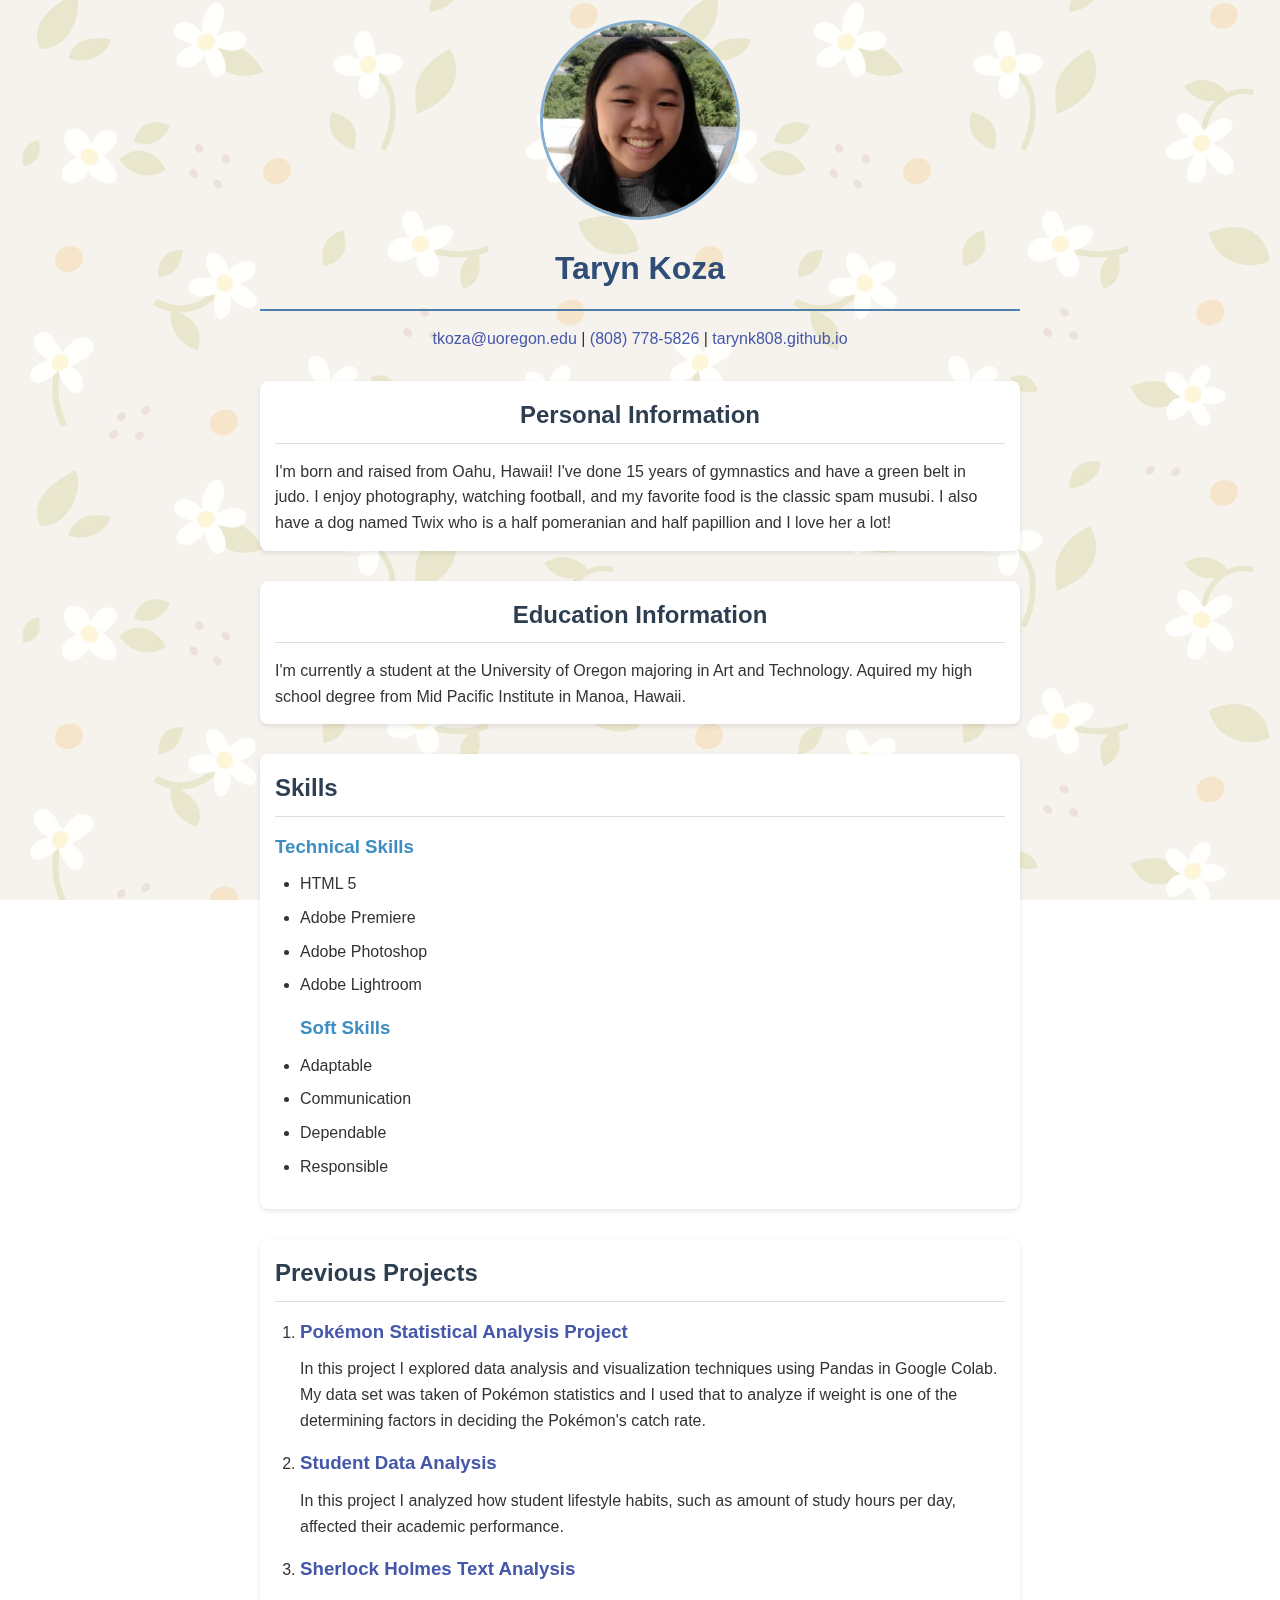
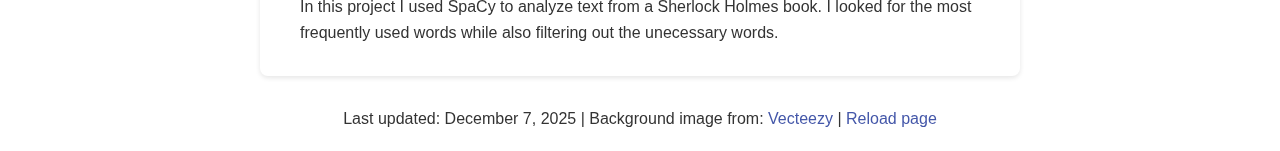
<file: index.html>
<!--
Taryn
CS 110
Project 9

I took inspiration from the second demo
-->

<!DOCTYPE html>
<html lang="en">

  <head>
    <meta charset="UTF-8">
    <meta name="viewport" content="width=device-width, initial-scale=1.0" />
    <title>Taryn's Profile Page</title>
    <link rel="stylesheet" href="styles.css">
    <style type="text/css"></style>
  </head>

  <body>
    <!--CONTACT INFORMATION-->
    <header>
      <!--pfp-->
    <img src="pfp.jpg" alt="Profile picture" class="profile-image">
    <h1 style="text-align: center"> Taryn Koza </h1>
    <hr>
    <p style="text-align: center">
      <!--button for email, cell, and web-->
      <a href="mailto:tkoza@uoregon.edu" title="Email Taryn">tkoza@uoregon.edu</a>
       | 
      <a href="tel:8087785826" title="Call Taryn">(808) 778-5826</a>
       | 
      <!--replace link with THIS webpage URL-->
      <a href="https://tarynk808.github.io" target="_blank" title="Taryn's Profile Page">tarynk808.github.io</a>
    </p>
  </header>

  <!--PERSONAL INFO-->
  <section>
    <h2 style="text-align: center"> Personal Information</h2>
    <p>
      I'm born and raised from Oahu, Hawaii! I've done 15 years of gymnastics and have a green belt in judo. 
      I enjoy photography, watching football, and my favorite food is the classic spam musubi.
      I also have a dog named Twix who is a half pomeranian and half papillion and I love her a lot!
    </p>
  </section>

  <!--EDUCATION INFO-->
  <section>
    <h2 style="text-align: center"> Education Information</h2>
    <p>
      I'm currently a student at the University of Oregon majoring in Art and Technology. 
      Aquired my high school degree from Mid Pacific Institute in Manoa, Hawaii.
    </p>
  </section>

  <!--SKILLS INFO-->
  <section>
    <h2> Skills </h2>
    <h3> Technical Skills </h3>
    <ul>
      <li> HTML 5</li>
      <li> Adobe Premiere</li>
      <li> Adobe Photoshop </li>
      <li> Adobe Lightroom</li>
    </ul>
    <ul>
    <h3> Soft Skills </h3>
      <li> Adaptable </li>
      <li> Communication</li>
      <li> Dependable</li>
      <li> Responsible </li>
    </ul>

  </section>

  <!--PREV PROJECTS-->
  <section>
  <h2> Previous Projects </h2>
  <ol>
    <!--PROJECT 1-->
    <li> 
      <h3>
        <a href="pokemonproj.html"> Pokémon Statistical Analysis Project</a>
      </h3>
      <p>
        In this project I explored data analysis and visualization techniques using Pandas in Google Colab. 
        My data set was taken of Pokémon statistics and I used that to analyze if weight is one of the determining 
        factors in deciding the Pokémon's catch rate.
      </p>
    </li>
    <!--PROJECT 2-->
    <li> 
      <h3>
        <a href="studentproj.html"> Student Data Analysis</a>
      </h3>
      <p>
        In this project I analyzed how student lifestyle habits, such as amount of study hours 
        per day, affected their academic performance. 
      </p>
    </li>
    <!--PROJECT 3-->
    <li> 
      <h3>
        <a href="textproj.html"> Sherlock Holmes Text Analysis</a>
      </h3>
      <p>
        In this project I used SpaCy to analyze text from a Sherlock Holmes book. 
        I looked for the most frequently used words while also filtering out the unecessary 
        words.
      </p>
    </li>
  </ol>

  </section>

  <footer>
    <p style="text-align: center;">
      Last updated: December 7, 2025 | Background image from:
      <a href="https://static.vecteezy.com/system/resources/previews/002/176/171/original/cute-floral-pattern-background-simple-pattern-design-template-vector.jpg">Vecteezy</a>
       | 
      <a href="index.html" target="_blank" title="Taryn's Profile Page"> Reload page</a>

    </p>
  </footer>

  </body>
</html>
</file>
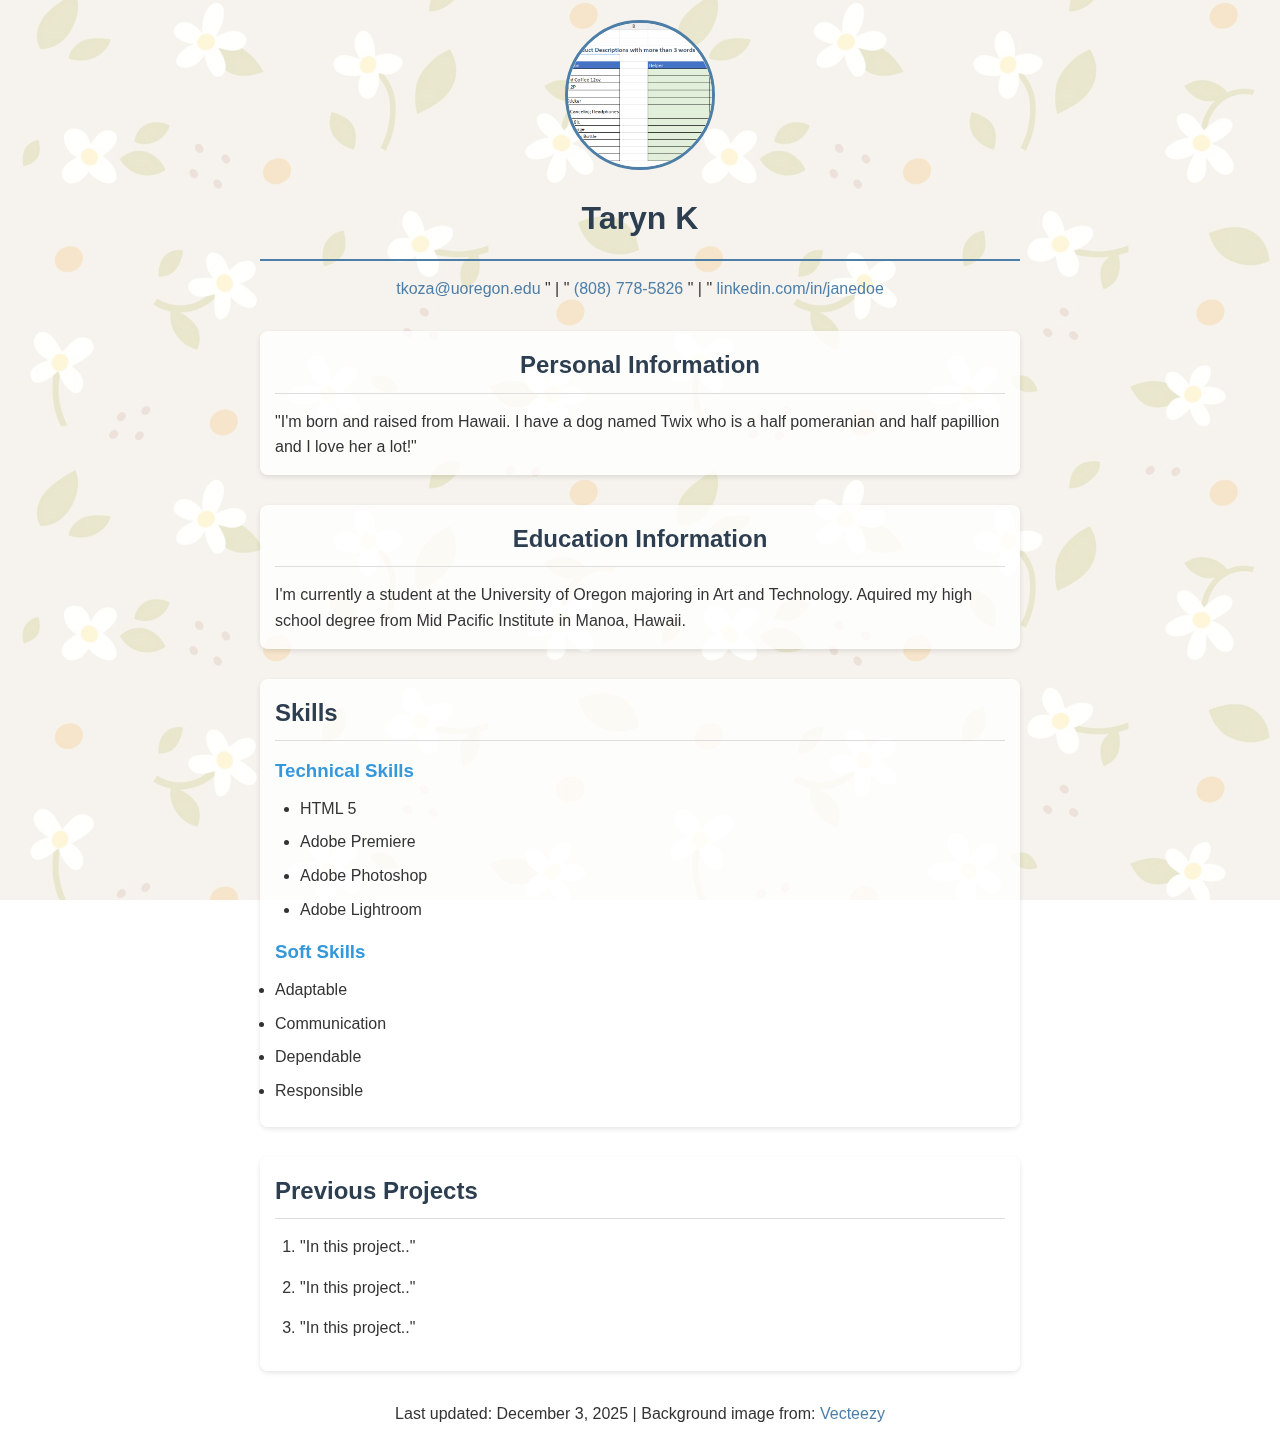
<file: Project_8/index.html>
<!--I took inspiration from the second demo

NOTES: center, add the styles, update links, upload github/colab

-->

<!DOCTYPE html>
<html lang="en">

  <head>
    <meta charset="UTF-8">
    <meta name="viewport" content="width=device-width, initial-scale=1.0" />
    <title>Taryn's Profile Page</title>
    <link rel="stylesheet" href="styles.css">
    <style type="text/css"></style>
  </head>

  <body>
    <!--CONTACT INFORMATION-->
    <header>
      <!--pfp-->
    <img src="placeholder.png" alt="Profile picture" class="profile-image">
    <h1 style="text-align: center"> Taryn K </h1>
    <hr>
    <p style="text-align: center">
      <!--button for email, cell, and web-->
      <a href="mailto:tkoza@uoregon.edu" title="Email Taryn">tkoza@uoregon.edu</a>
      " | "
      <a href="tel:8087785826" title="Call Taryn">(808) 778-5826</a>
      " | "
      <!--replace link with THIS webpage URL-->
      <a href="https://linkedin.com/" target="_blank" title="Taryn's Profile Page">linkedin.com/in/janedoe</a>
    </p>
  </header>

  <!--PERSONAL INFO-->
  <section>
    <h2 style="text-align: center"> Personal Information</h2>
    <p>
      "I'm born and raised from Hawaii. I have a dog named Twix who is a half pomeranian and half papillion and I love her a lot!"
    </p>
  </section>

  <!--EDUCATION INFO-->
  <section>
    <h2 style="text-align: center"> Education Information</h2>
    <p>
      I'm currently a student at the University of Oregon majoring in Art and Technology. Aquired my high school degree from Mid Pacific Institute in Manoa, Hawaii.
    </p>
  </section>

  <!--SKILLS INFO-->
  <section>
    <h2> Skills </h2>
    <h3> Technical Skills </h3>
    <ul>
      <li> HTML 5</li>
      <li> Adobe Premiere</li>
      <li> Adobe Photoshop </li>
      <li> Adobe Lightroom</li>
    </ul>
    <h3> Soft Skills </h3>
      <li> Adaptable </li>
      <li> Communication</li>
      <li> Dependable</li>
      <li> Responsible </li>

  </section>

  <!--PREV PROJECTS-->
  <section>
  <h2> Previous Projects </h2>
  <ol>
    <!--PROJECT 1-->
    <li> 
      <h3>
        <!-- <a href="URL"> Colab Titanic Project</a>-->
      </h3>
      <p>
        "In this project.."
      </p>
    </li>
    <!--PROJECT 2-->
    <li> 
      <h3>
        <!-- <a href="URL">Colab Titanic Project</a>-->
      </h3>
      <p>
        "In this project.."
      </p>
    </li>
    <!--PROJECT 3-->
    <li> 
      <h3>
        <!-- <a href="URL">Colab Titanic Project</a>-->
      </h3>
      <p>
        "In this project.."
      </p>
    </li>
  </ol>

  </section>

  <footer>
    <p style="text-align: center;">
      Last updated: December 3, 2025 | Background image from:
      <a href="https://static.vecteezy.com/system/resources/previews/002/176/171/original/cute-floral-pattern-background-simple-pattern-design-template-vector.jpg">Vecteezy</a>
      <!--INPUT THIS WEB LINK <a ref=""> Back to top</a>-->
    </p>
  </footer>

  </body>
</html>
</file>
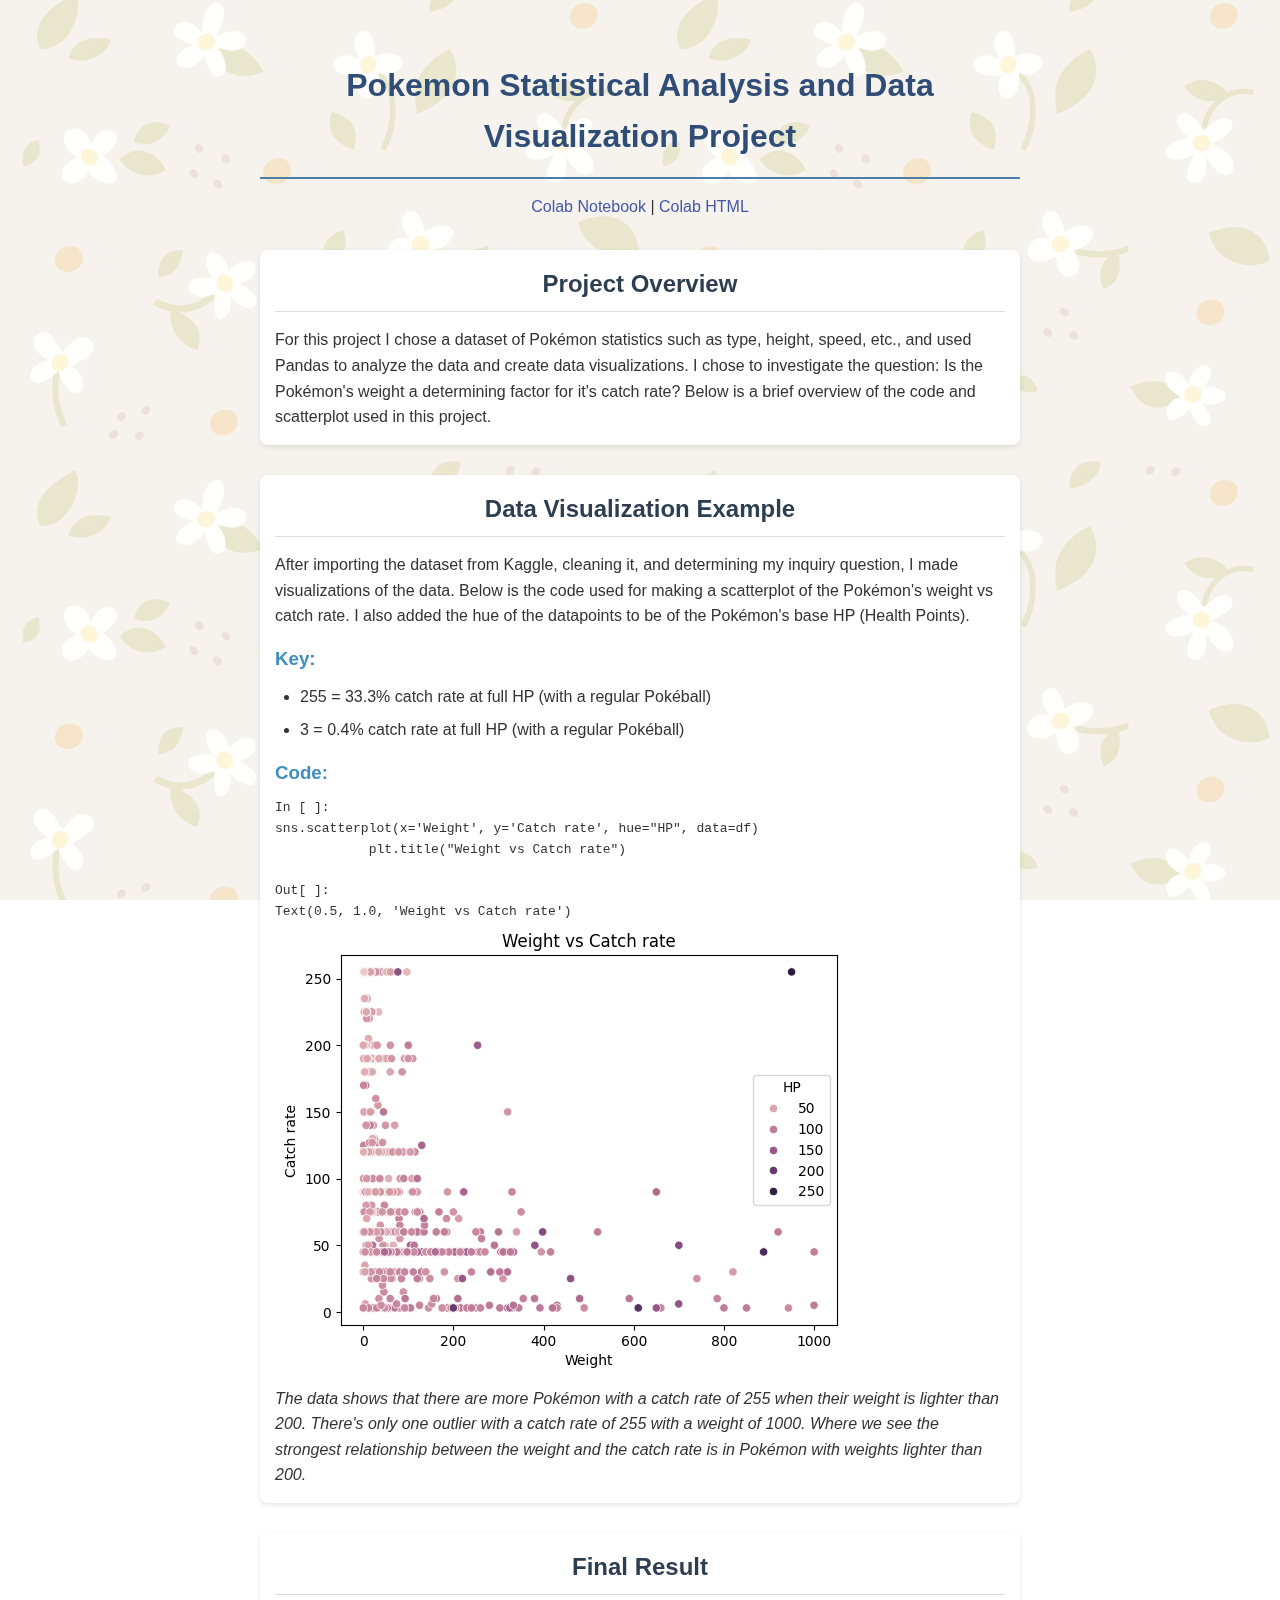
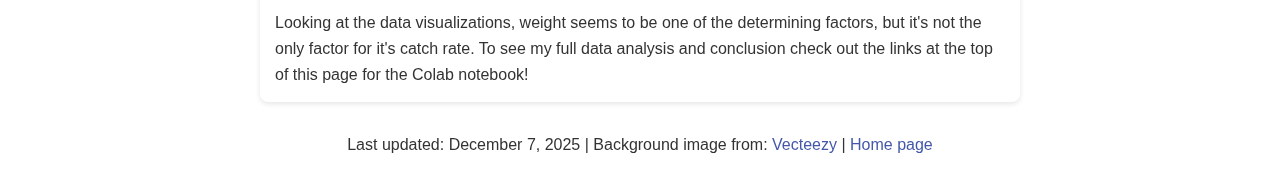
<file: pokemonproj.html>
<!--
Taryn
CS 110
Project 9

Pokemon project page

https://colab.research.google.com/drive/1MFHp6LL9kUYMDvI1_dh0E9pNnT_Atd0c?usp=sharing
-->

<!DOCTYPE html>
<html lang="en">

<head>
    <meta charset="UTF-8">
    <meta name="viewport" content="width=device-width, initial-scale=1.0" />
    <title>Pokemon Project Page</title>
    <link rel="stylesheet" href="styles.css">
    <style type="text/css"></style>
</head>

<body>
    <div style="max-width: 850px; margin: auto; padding: 20px;"></div>
<header>
    <h1 style="text-align: center">Pokemon Statistical Analysis and Data Visualization Project</h1>
    <hr>
    <a href="https://colab.research.google.com/drive/1MFHp6LL9kUYMDvI1_dh0E9pNnT_Atd0c?usp=sharing">Colab Notebook</a>
    |
    <a href="Project6.html">Colab HTML</a> 
</header>

 <section>
    <h2 style="text-align: center"> Project Overview</h2>
    <p>
        For this project I chose a dataset of Pokémon statistics such as type, height, speed, etc., and used 
        Pandas to analyze the data and create data visualizations. I chose to investigate the question: Is the Pokémon's weight a determining 
        factor for it's catch rate? Below is a brief overview of the code and scatterplot used in this project.
    </p>
  </section>

  <section>
    <h2 style="text-align: center">Data Visualization Example</h2>
    <p>
        After importing the dataset from Kaggle, cleaning it, and determining my inquiry question, I made 
        visualizations of the data. Below is the code used for making a scatterplot of the Pokémon's weight vs catch rate. 
        I also added the hue of the datapoints to be of the Pokémon's base HP (Health Points).
    </p>
     <h3> Key: </h3>
    <ul>
      <li> 255 = 33.3% catch rate at full HP (with a regular Pokéball)</li>
      <li> 3 = 0.4% catch rate at full HP (with a regular Pokéball)</li>
    </ul>
    <h3> Code: </h3>
    <div class="code-container">
        <code>
            <div class="jp-Cell jp-CodeCell jp-Notebook-cell">
            <div class="jp-Cell-inputWrapper" tabindex="0">
            <div class="jp-Collapser jp-InputCollapser jp-Cell-inputCollapser">
            </div>
            <div class="jp-InputArea jp-Cell-inputArea">
            <div class="jp-InputPrompt jp-InputArea-prompt">In [ ]:</div>
            <div class="jp-CodeMirrorEditor jp-Editor jp-InputArea-editor" data-type="inline">
            <div class="cm-editor cm-s-jupyter">
            <div class="highlight hl-python"><pre><span></span><span class="n">sns</span><span class="o">.</span><span class="n">scatterplot</span><span class="p">(</span><span class="n">x</span><span class="o">=</span><span class="s1">'Weight'</span><span class="p">,</span> <span class="n">y</span><span class="o">=</span><span class="s1">'Catch rate'</span><span class="p">,</span> <span class="n">hue</span><span class="o">=</span><span class="s2">"HP"</span><span class="p">,</span> <span class="n">data</span><span class="o">=</span><span class="n">df</span><span class="p">)</span>
            <span class="n">plt</span><span class="o">.</span><span class="n">title</span><span class="p">(</span><span class="s2">"Weight vs Catch rate"</span><span class="p">)</span>
            </pre></div>
            </div>
            </div>
            </div>
            </div>
            <div class="jp-Cell-outputWrapper">
            <div class="jp-Collapser jp-OutputCollapser jp-Cell-outputCollapser">
            </div>
            <div class="jp-OutputArea jp-Cell-outputArea">
            <div class="jp-OutputArea-child jp-OutputArea-executeResult">
            <div class="jp-OutputPrompt jp-OutputArea-prompt">Out[ ]:</div>
            <div class="jp-RenderedText jp-OutputArea-output jp-OutputArea-executeResult" data-mime-type="text/plain" tabindex="0">
            <pre>Text(0.5, 1.0, 'Weight vs Catch rate')</pre>
            </div>
            </div>
            <div class="jp-OutputArea-child">
            <div class="jp-OutputPrompt jp-OutputArea-prompt"></div>
            <div class="jp-RenderedImage jp-OutputArea-output" tabindex="0">
            <img alt="No description has been provided for this image" class="" src="[data-uri]
            "/>
            </div>
            </div>
            </div>
            </div>
            </div>
            </div>
    </code>
    </div>
    <p>
        <i>The data shows that there are more Pokémon with a catch rate of 255 when their weight is lighter than 200. 
            There's only one outlier with a catch rate of 255 with a weight of 1000. Where we see the strongest relationship 
            between the weight and the catch rate is in Pokémon with weights lighter than 200.</i>
    </p>
  </section>

  <section>
    <h2 style="text-align: center;">Final Result</h2>
    <p>
        Looking at the data visualizations, weight seems to be one of the determining factors, but it's not the only 
        factor for it's catch rate. To see my full data analysis and conclusion check out the links at the top of this page 
        for the Colab notebook!
    </p>

  </section>

<footer>
    <p style="text-align: center;">
      Last updated: December 7, 2025 | Background image from:
      <a href="https://static.vecteezy.com/system/resources/previews/002/176/171/original/cute-floral-pattern-background-simple-pattern-design-template-vector.jpg">Vecteezy</a>
       | 
      <a href="index.html" target="_blank" title="Taryn's Profile Page"> Home page</a>

    </p>
  </footer>

</body>
</html>
</file>
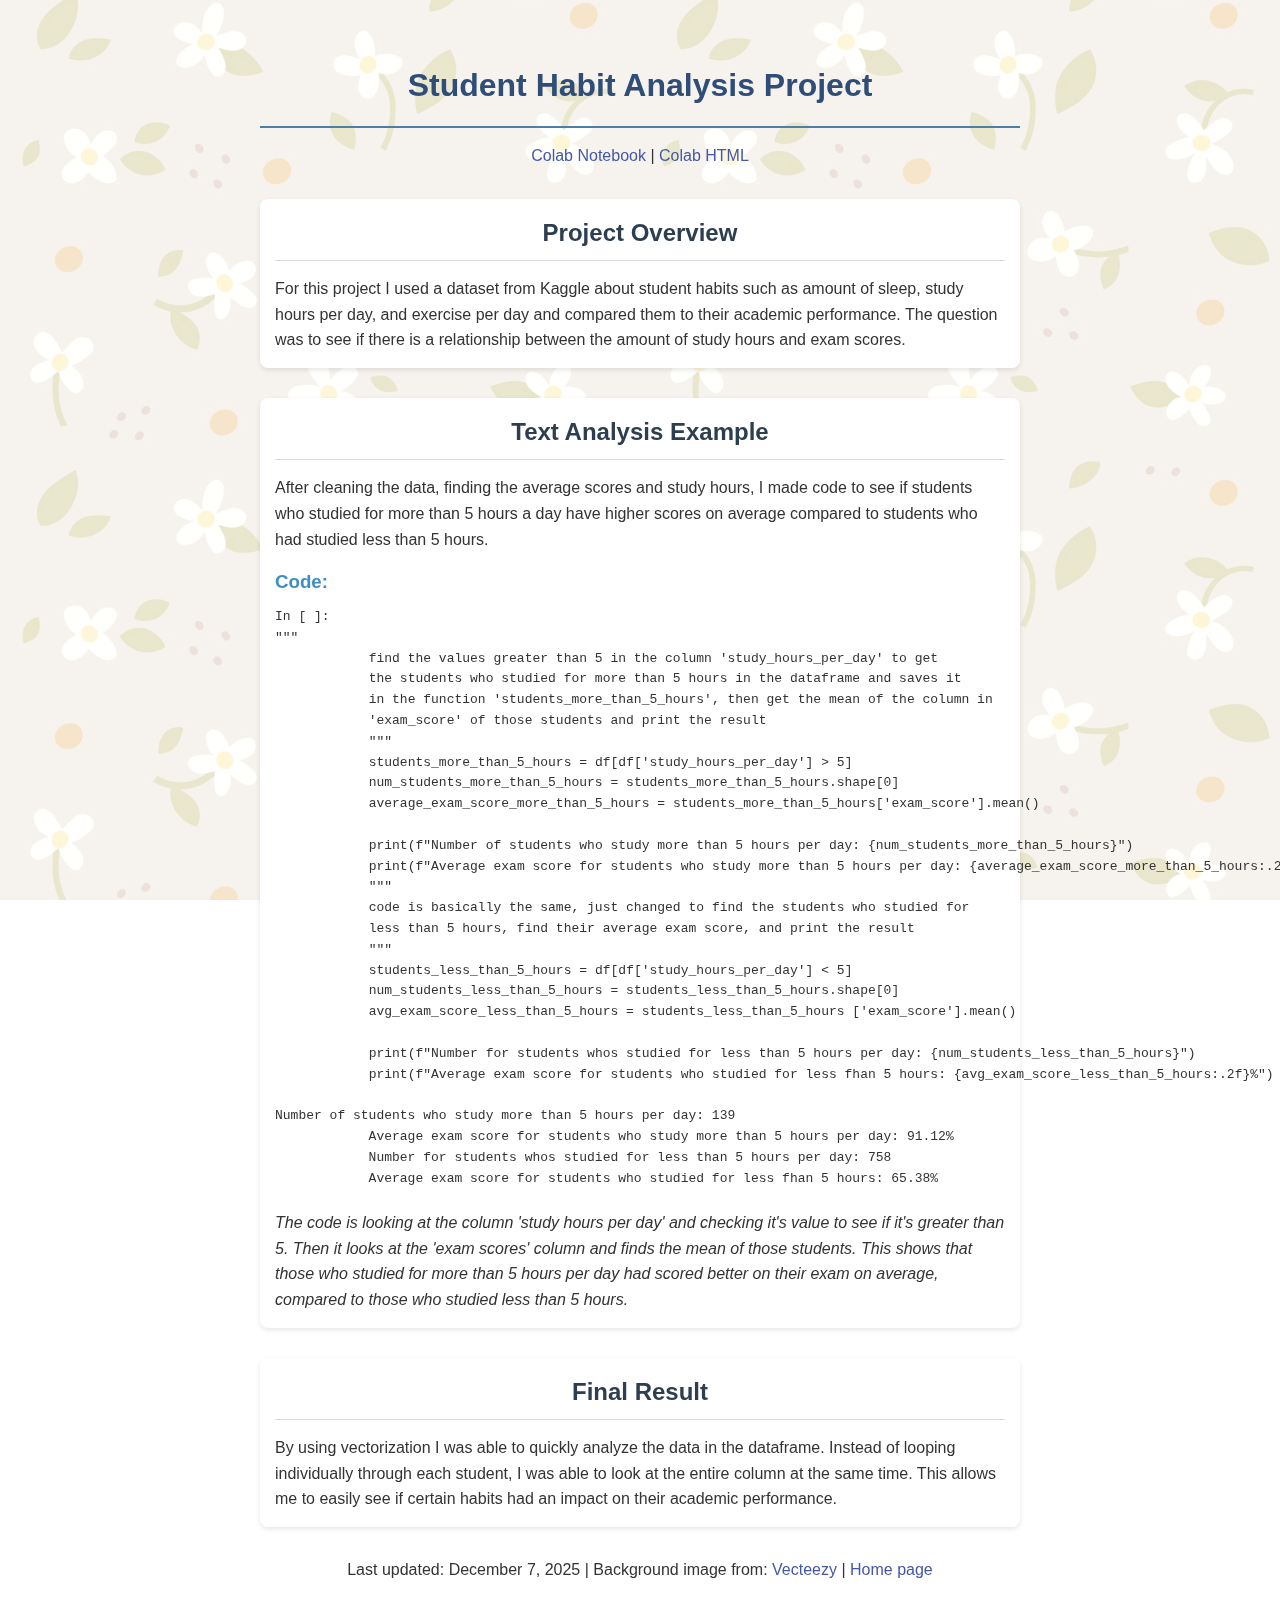
<file: studentproj.html>
<!--
Taryn
CS 110
Project 9

Student habit analysis project page

https://colab.research.google.com/drive/1DSeIuce8LMIwUSJiNCPArB0XZkiKPVdH?usp=sharing
-->

<!DOCTYPE html>
<html lang="en">

<head>
    <meta charset="UTF-8">
    <meta name="viewport" content="width=device-width, initial-scale=1.0" />
    <title>Student Habits Page</title>
    <link rel="stylesheet" href="styles.css">
    <style type="text/css"></style>
</head>

<body>
    <div style="max-width: 850px; margin: auto; padding: 20px;"></div>
<header>
    <h1 style="text-align: center">Student Habit Analysis Project</h1>
    <hr>
    <a href="https://colab.research.google.com/drive/1DSeIuce8LMIwUSJiNCPArB0XZkiKPVdH?usp=sharing">Colab Notebook</a>
    |
    <a href="Project7.html">Colab HTML</a> 
</header>

 <section>
    <h2 style="text-align: center"> Project Overview</h2>
    <p>
        For this project I used a dataset from Kaggle about student habits such as 
        amount of sleep, study hours per day, and exercise per day and compared them
        to their academic performance. The question was to see if there is a 
        relationship between the amount of study hours and exam scores.
    </p>
  </section>

  <section>
    <h2 style="text-align: center">Text Analysis Example</h2>
    <p>
        After cleaning the data, finding the average scores and study hours, I made code to see if 
        students who studied for more than 5 hours a day have higher scores on average compared to 
        students who had studied less than 5 hours. 
    </p>
    <h3> Code: </h3>
    <div class="code-container">
        <code>
            <div class="jp-Cell jp-CodeCell jp-Notebook-cell">
            <div class="jp-Cell-inputWrapper" tabindex="0">
            <div class="jp-Collapser jp-InputCollapser jp-Cell-inputCollapser">
            </div>
            <div class="jp-InputArea jp-Cell-inputArea">
            <div class="jp-InputPrompt jp-InputArea-prompt">In [ ]:</div>
            <div class="jp-CodeMirrorEditor jp-Editor jp-InputArea-editor" data-type="inline">
            <div class="cm-editor cm-s-jupyter">
            <div class="highlight hl-python"><pre><span></span><span class="sd">"""</span>
            <span class="sd">find the values greater than 5 in the column 'study_hours_per_day' to get</span>
            <span class="sd">the students who studied for more than 5 hours in the dataframe and saves it</span>
            <span class="sd">in the function 'students_more_than_5_hours', then get the mean of the column in</span>
            <span class="sd">'exam_score' of those students and print the result</span>
            <span class="sd">"""</span>
            <span class="n">students_more_than_5_hours</span> <span class="o">=</span> <span class="n">df</span><span class="p">[</span><span class="n">df</span><span class="p">[</span><span class="s1">'study_hours_per_day'</span><span class="p">]</span> <span class="o">&gt;</span> <span class="mi">5</span><span class="p">]</span>
            <span class="n">num_students_more_than_5_hours</span> <span class="o">=</span> <span class="n">students_more_than_5_hours</span><span class="o">.</span><span class="n">shape</span><span class="p">[</span><span class="mi">0</span><span class="p">]</span>
            <span class="n">average_exam_score_more_than_5_hours</span> <span class="o">=</span> <span class="n">students_more_than_5_hours</span><span class="p">[</span><span class="s1">'exam_score'</span><span class="p">]</span><span class="o">.</span><span class="n">mean</span><span class="p">()</span>

            <span class="nb">print</span><span class="p">(</span><span class="sa">f</span><span class="s2">"Number of students who study more than 5 hours per day: </span><span class="si">{</span><span class="n">num_students_more_than_5_hours</span><span class="si">}</span><span class="s2">"</span><span class="p">)</span>
            <span class="nb">print</span><span class="p">(</span><span class="sa">f</span><span class="s2">"Average exam score for students who study more than 5 hours per day: </span><span class="si">{</span><span class="n">average_exam_score_more_than_5_hours</span><span class="si">:</span><span class="s2">.2f</span><span class="si">}</span><span class="s2">%"</span><span class="p">)</span>
            <span class="sd">"""</span>
            <span class="sd">code is basically the same, just changed to find the students who studied for</span>
            <span class="sd">less than 5 hours, find their average exam score, and print the result</span>
            <span class="sd">"""</span>
            <span class="n">students_less_than_5_hours</span> <span class="o">=</span> <span class="n">df</span><span class="p">[</span><span class="n">df</span><span class="p">[</span><span class="s1">'study_hours_per_day'</span><span class="p">]</span> <span class="o">&lt;</span> <span class="mi">5</span><span class="p">]</span>
            <span class="n">num_students_less_than_5_hours</span> <span class="o">=</span> <span class="n">students_less_than_5_hours</span><span class="o">.</span><span class="n">shape</span><span class="p">[</span><span class="mi">0</span><span class="p">]</span>
            <span class="n">avg_exam_score_less_than_5_hours</span> <span class="o">=</span> <span class="n">students_less_than_5_hours</span> <span class="p">[</span><span class="s1">'exam_score'</span><span class="p">]</span><span class="o">.</span><span class="n">mean</span><span class="p">()</span>

            <span class="nb">print</span><span class="p">(</span><span class="sa">f</span><span class="s2">"Number for students whos studied for less than 5 hours per day: </span><span class="si">{</span><span class="n">num_students_less_than_5_hours</span><span class="si">}</span><span class="s2">"</span><span class="p">)</span>
            <span class="nb">print</span><span class="p">(</span><span class="sa">f</span><span class="s2">"Average exam score for students who studied for less fhan 5 hours: </span><span class="si">{</span><span class="n">avg_exam_score_less_than_5_hours</span><span class="si">:</span><span class="s2">.2f</span><span class="si">}</span><span class="s2">%"</span><span class="p">)</span>
            </pre></div>
            </div>
            </div>
            </div>
            </div>
            <div class="jp-Cell-outputWrapper">
            <div class="jp-Collapser jp-OutputCollapser jp-Cell-outputCollapser">
            </div>
            <div class="jp-OutputArea jp-Cell-outputArea">
            <div class="jp-OutputArea-child">
            <div class="jp-OutputPrompt jp-OutputArea-prompt"></div>
            <div class="jp-RenderedText jp-OutputArea-output" data-mime-type="text/plain" tabindex="0">
            <pre>Number of students who study more than 5 hours per day: 139
            Average exam score for students who study more than 5 hours per day: 91.12%
            Number for students whos studied for less than 5 hours per day: 758
            Average exam score for students who studied for less fhan 5 hours: 65.38%
            </pre>
            </div>
            </div>
            </div>
            </div>
            </div>
            </div>
    </code>
    </div>
    <p>
        <i>The code is looking at the column 'study hours per day' and checking it's value 
           to see if it's greater than 5. Then it looks at the 'exam scores' column and finds the 
           mean of those students. This shows that those who studied for more than 5 hours per day 
            had scored better on their exam on average, compared to those who studied 
            less than 5 hours. </i>
    </p>
  </section>

  <section>
    <h2 style="text-align: center;">Final Result</h2>
    <p>
        By using vectorization I was able to quickly analyze the data in the dataframe. 
        Instead of looping individually through each student, I was able to look at the entire 
        column at the same time. This allows me to easily see if certain habits had an impact
        on their academic performance.

    </p>

  </section>

<footer>
    <p style="text-align: center;">
      Last updated: December 7, 2025 | Background image from:
      <a href="https://static.vecteezy.com/system/resources/previews/002/176/171/original/cute-floral-pattern-background-simple-pattern-design-template-vector.jpg">Vecteezy</a>
       | 
      <a href="index.html" target="_blank" title="Taryn's Profile Page"> Home page</a>

    </p>
  </footer>

</body>
</html>
</file>
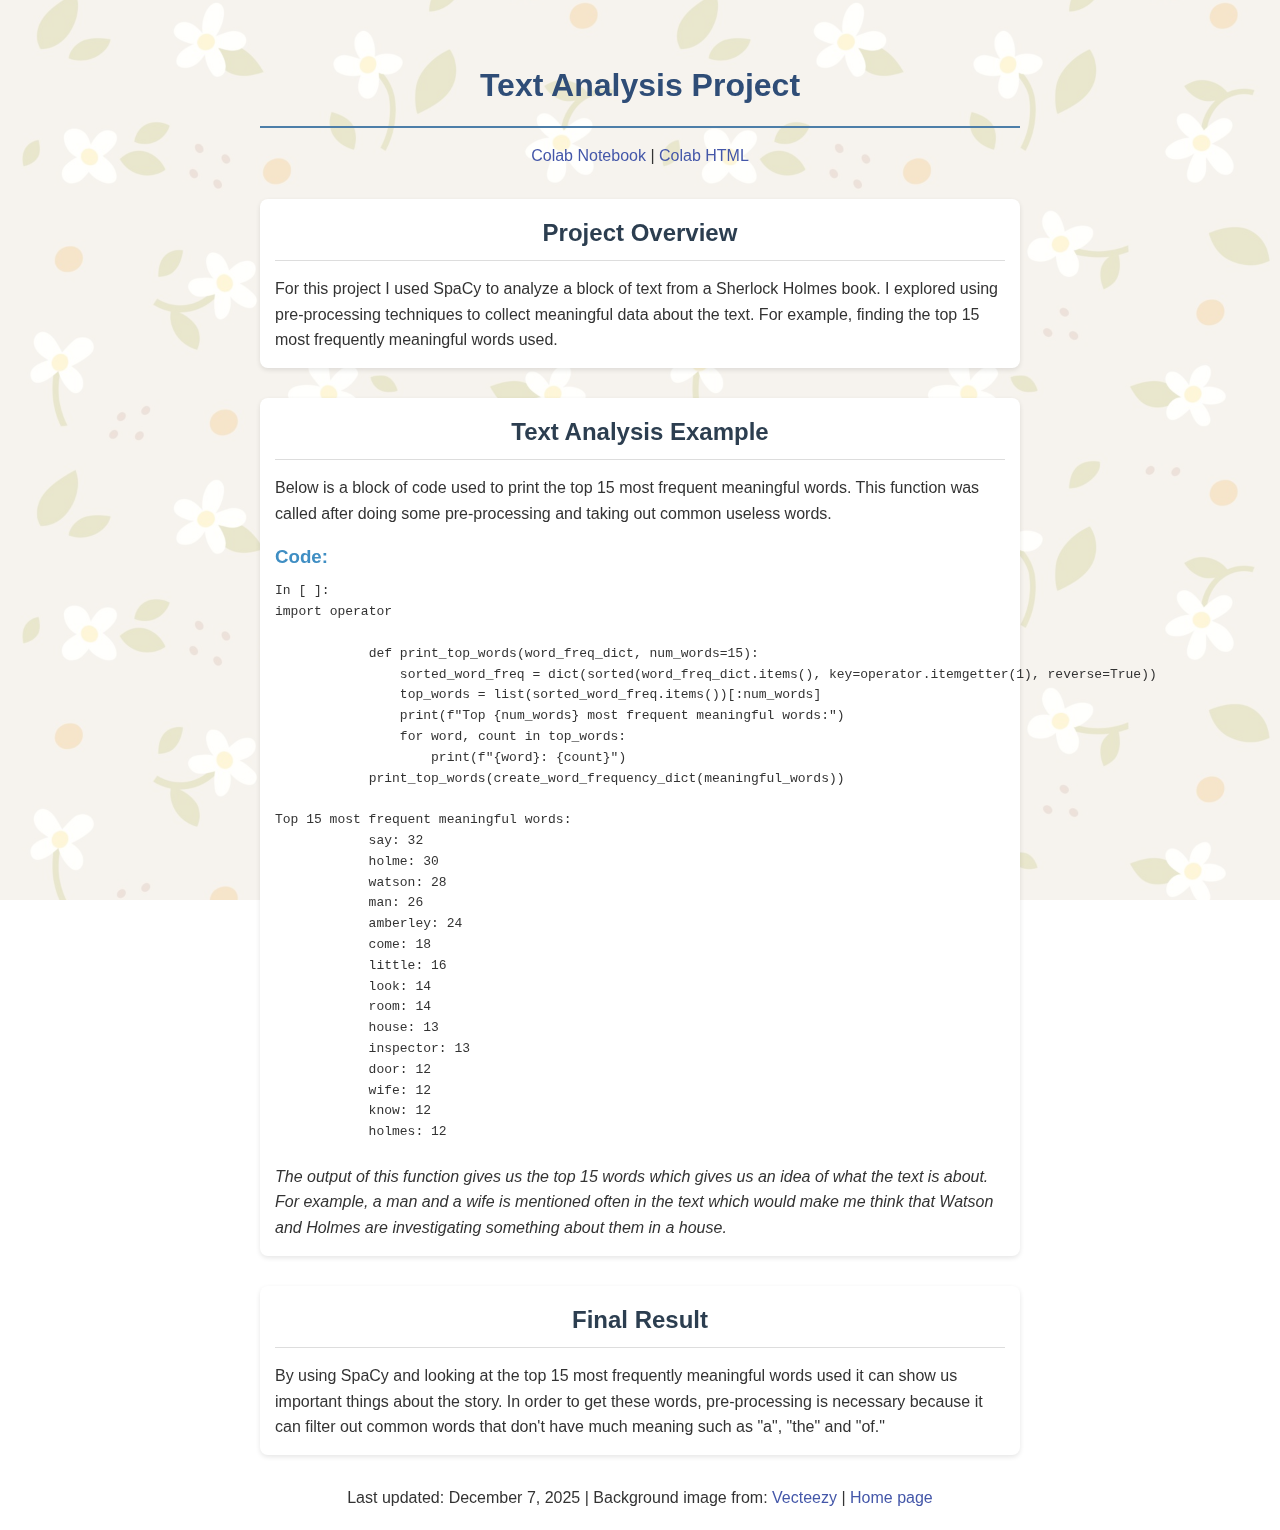
<file: textproj.html>
<!--
Taryn
CS 110
Project 9

Text analysis project page (SpaCy, sherlock holmes)

https://colab.research.google.com/drive/1K20D9eVl4SoyzONHPj6sQiaQ3YVhDsjt?usp=sharing
-->

<!DOCTYPE html>
<html lang="en">

<head>
    <meta charset="UTF-8">
    <meta name="viewport" content="width=device-width, initial-scale=1.0" />
    <title>Text Analysis Project Page</title>
    <link rel="stylesheet" href="styles.css">
    <style type="text/css"></style>
</head>

<body>
    <div style="max-width: 850px; margin: auto; padding: 20px;"></div>
<header>
    <h1 style="text-align: center">Text Analysis Project</h1>
    <hr>
    <a href="https://colab.research.google.com/drive/1K20D9eVl4SoyzONHPj6sQiaQ3YVhDsjt?usp=sharing">Colab Notebook</a>
    |
    <a href="Project5.html">Colab HTML</a> 
</header>

 <section>
    <h2 style="text-align: center"> Project Overview</h2>
    <p>
        For this project I used SpaCy to analyze a block of text from a Sherlock Holmes book.
        I explored using pre-processing techniques to collect meaningful data about the text.
        For example, finding the top 15 most frequently meaningful words used.
    </p>
  </section>

  <section>
    <h2 style="text-align: center">Text Analysis Example</h2>
    <p>
        Below is a block of code used to print the top 15 most frequent meaningful words. 
        This function was called after doing some pre-processing and taking out common useless words.
    </p>
    <h3> Code: </h3>
    <div class="code-container">
        <code>
          <div class="jp-Cell jp-CodeCell jp-Notebook-cell">
            <div class="jp-Cell-inputWrapper" tabindex="0">
            <div class="jp-Collapser jp-InputCollapser jp-Cell-inputCollapser">
            </div>
            <div class="jp-InputArea jp-Cell-inputArea">
            <div class="jp-InputPrompt jp-InputArea-prompt">In [ ]:</div>
            <div class="jp-CodeMirrorEditor jp-Editor jp-InputArea-editor" data-type="inline">
            <div class="cm-editor cm-s-jupyter">
            <div class="highlight hl-python"><pre><span></span><span class="kn">import</span><span class="w"> </span><span class="nn">operator</span>

            <span class="k">def</span><span class="w"> </span><span class="nf">print_top_words</span><span class="p">(</span><span class="n">word_freq_dict</span><span class="p">,</span> <span class="n">num_words</span><span class="o">=</span><span class="mi">15</span><span class="p">):</span>
                <span class="n">sorted_word_freq</span> <span class="o">=</span> <span class="nb">dict</span><span class="p">(</span><span class="nb">sorted</span><span class="p">(</span><span class="n">word_freq_dict</span><span class="o">.</span><span class="n">items</span><span class="p">(),</span> <span class="n">key</span><span class="o">=</span><span class="n">operator</span><span class="o">.</span><span class="n">itemgetter</span><span class="p">(</span><span class="mi">1</span><span class="p">),</span> <span class="n">reverse</span><span class="o">=</span><span class="kc">True</span><span class="p">))</span>
                <span class="n">top_words</span> <span class="o">=</span> <span class="nb">list</span><span class="p">(</span><span class="n">sorted_word_freq</span><span class="o">.</span><span class="n">items</span><span class="p">())[:</span><span class="n">num_words</span><span class="p">]</span>
                <span class="nb">print</span><span class="p">(</span><span class="sa">f</span><span class="s2">"Top </span><span class="si">{</span><span class="n">num_words</span><span class="si">}</span><span class="s2"> most frequent meaningful words:"</span><span class="p">)</span>
                <span class="k">for</span> <span class="n">word</span><span class="p">,</span> <span class="n">count</span> <span class="ow">in</span> <span class="n">top_words</span><span class="p">:</span>
                    <span class="nb">print</span><span class="p">(</span><span class="sa">f</span><span class="s2">"</span><span class="si">{</span><span class="n">word</span><span class="si">}</span><span class="s2">: </span><span class="si">{</span><span class="n">count</span><span class="si">}</span><span class="s2">"</span><span class="p">)</span>
            <span class="n">print_top_words</span><span class="p">(</span><span class="n">create_word_frequency_dict</span><span class="p">(</span><span class="n">meaningful_words</span><span class="p">))</span>
            </pre></div>
            </div>
            </div>
            </div>
            </div>
            <div class="jp-Cell-outputWrapper">
            <div class="jp-Collapser jp-OutputCollapser jp-Cell-outputCollapser">
            </div>
            <div class="jp-OutputArea jp-Cell-outputArea">
            <div class="jp-OutputArea-child">
            <div class="jp-OutputPrompt jp-OutputArea-prompt"></div>
            <div class="jp-RenderedText jp-OutputArea-output" data-mime-type="text/plain" tabindex="0">
            <pre>Top 15 most frequent meaningful words:
            say: 32
            holme: 30
            watson: 28
            man: 26
            amberley: 24
            come: 18
            little: 16
            look: 14
            room: 14
            house: 13
            inspector: 13
            door: 12
            wife: 12
            know: 12
            holmes: 12
            </pre>
            </div>
            </div>
            </div>
            </div>
            </div>  
    </code>
    </div>
    <p>
        <i>The output of this function gives us the top 15 words which gives us an idea
            of what the text is about. For example, a man and a wife is mentioned often in the text
            which would make me think that Watson and Holmes are investigating something about them in a house.  </i>
    </p>
  </section>

  <section>
    <h2 style="text-align: center;">Final Result</h2>
    <p>
        By using SpaCy and looking at the top 15 most frequently meaningful words used it 
        can show us important things about the story. In order to get these words, pre-processing 
        is necessary because it can filter out common words that don't have much meaning such as 
        "a", "the" and "of."

    </p>

  </section>

<footer>
    <p style="text-align: center;">
      Last updated: December 7, 2025 | Background image from:
      <a href="https://static.vecteezy.com/system/resources/previews/002/176/171/original/cute-floral-pattern-background-simple-pattern-design-template-vector.jpg">Vecteezy</a>
       | 
      <a href="index.html" target="_blank" title="Taryn's Profile Page"> Home page</a>

    </p>
  </footer>

</body>
</html>
</file>
<file: styles.css>
/* Taryn Koza */
/* please make sure you change the name of this file to styles.css */

/* Global Styles */
* {
    margin: 0;
    padding: 0;
    box-sizing: border-box;
}

body {
    font-family: 'Segoe UI', Tahoma, Geneva, Verdana, sans-serif;
    line-height: 1.6;
    color: #333;
    max-width: 800px;
    margin: 0 auto;
    padding: 20px;
    position: relative;
}

/* Background Image with Transparency */
/* need position: fixed; and top: 0; left: 0; */
body:before {
    content: "";
    position: fixed;
    top: 0;
    left: 0;
    width: 100%;
    height: 100%;
    background-image: url('backg.jpg');
    background-size: cover;
    background-position: center;
    opacity: 0.4;
    z-index: -1;
}
/* Header Styles */
header {
    text-align: center;
    margin-bottom: 30px;
}

.profile-image {
    width: 200px;
    height: 200px;
    border-radius: 60%;
    object-fit: cover;
    border: 3px solid #86aed0;
    margin-bottom: 15px;
}
h1 {
    color: #2f4d77;
    margin-bottom: 10px;
}

hr {
    border: none;
    height: 2px;
    background-color: #4d7ea8;
    margin: 15px 0;
}

/* Link Styles */
a {
    color: #4457a9;
    text-decoration: none;
    transition: color 0.3s;
}

a:hover {
    color: #2980b9;
    text-decoration: underline;
}

a:visited {
    color: #8e44ad;
}

/* Section Styles */
section {
    margin-bottom: 30px;
    padding: 15px;
    background-color: rgb(255, 255, 255);
    border-radius: 8px;
    box-shadow: 0 2px 5px rgba(0, 0, 0, 0.1);
}

h2 {
    color: #2c3e50;
    margin-bottom: 15px;
    border-bottom: 1px solid #ddd;
    padding-bottom: 8px;
}

h3 {
    color: #3f8ec3;
    margin: 15px 0 10px 0;
}

/* List Styles */
ul, ol {
    padding-left: 25px;
    margin-bottom: 15px;
}

li {
    margin-bottom: 8px;
}

/* Skills Section */
section section {
    box-shadow: none;
    margin-bottom: 15px;
    padding: 10px;
}
</file>
<file: Project_8/styles.css>
/* Taryn Koza */
/* please make sure you change the name of this file to styles.css */

/* Global Styles */
* {
    margin: 0;
    padding: 0;
    box-sizing: border-box;
}

body {
    font-family: 'Segoe UI', Tahoma, Geneva, Verdana, sans-serif;
    line-height: 1.6;
    color: #333;
    max-width: 800px;
    margin: 0 auto;
    padding: 20px;
    position: relative;
}

/* Background Image with Transparency */
/* need position: fixed; and top: 0; left: 0; */
body:before {
    content: "";
    position: fixed;
    top: 0;
    left: 0;
    width: 100%;
    height: 100%;
    background-image: url('backg.jpg');
    background-size: cover;
    background-position: center;
    opacity: 0.4;
    z-index: -1;
}
/* Header Styles */
header {
    text-align: center;
    margin-bottom: 30px;
}

.profile-image {
    width: 150px;
    height: 150px;
    border-radius: 50%;
    object-fit: cover;
    border: 3px solid #4d7ea8;
    margin-bottom: 15px;
}
h1 {
    color: #2c3e50;
    margin-bottom: 10px;
}

hr {
    border: none;
    height: 2px;
    background-color: #4d7ea8;
    margin: 15px 0;
}

/* Link Styles */
a {
    color: #4d7ea8;
    text-decoration: none;
    transition: color 0.3s;
}

a:hover {
    color: #2980b9;
    text-decoration: underline;
}

a:visited {
    color: #8e44ad;
}

/* Section Styles */
section {
    margin-bottom: 30px;
    padding: 15px;
    background-color: rgba(255, 255, 255, 0.8);
    border-radius: 8px;
    box-shadow: 0 2px 5px rgba(0, 0, 0, 0.1);
}

h2 {
    color: #2c3e50;
    margin-bottom: 15px;
    border-bottom: 1px solid #ddd;
    padding-bottom: 8px;
}

h3 {
    color: #3498db;
    margin: 15px 0 10px 0;
}

/* List Styles */
ul, ol {
    padding-left: 25px;
    margin-bottom: 15px;
}

li {
    margin-bottom: 8px;
}

/* Skills Section */
section section {
    box-shadow: none;
    margin-bottom: 15px;
    padding: 10px;
}
</file>
